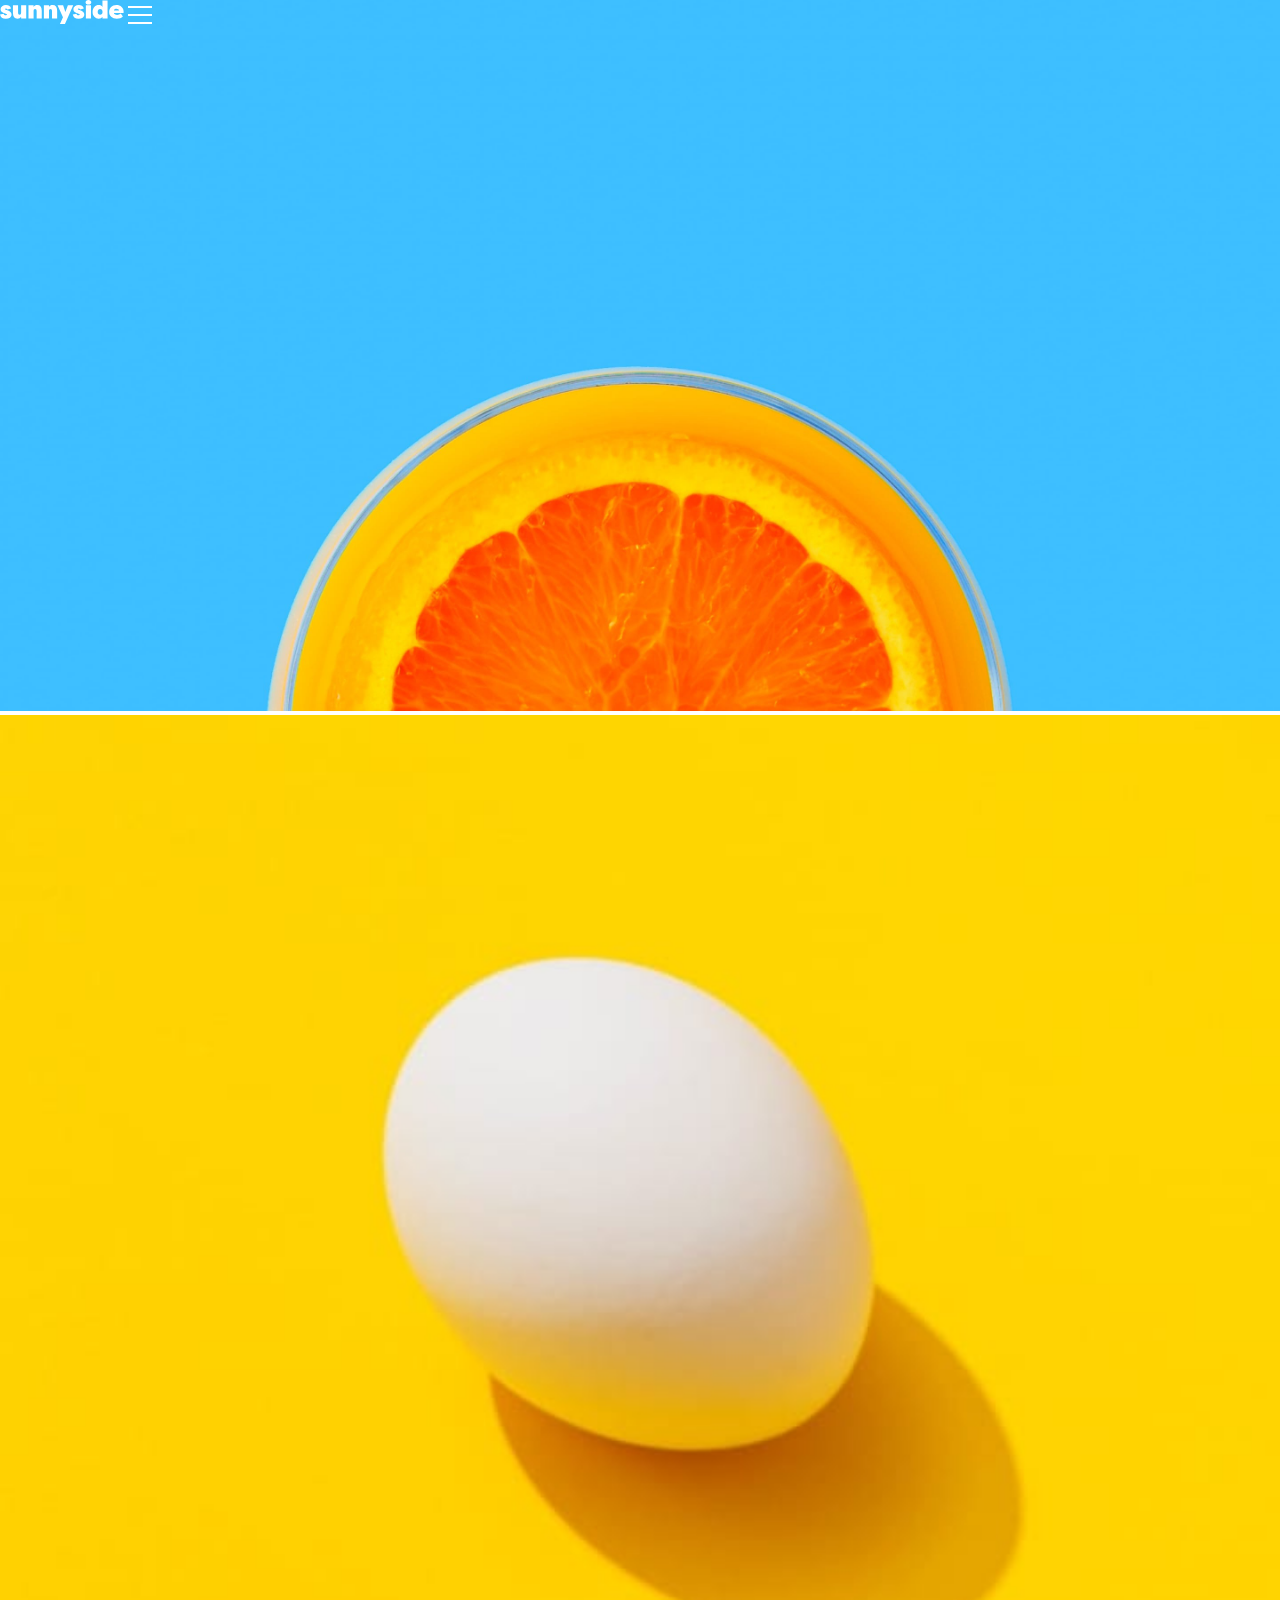
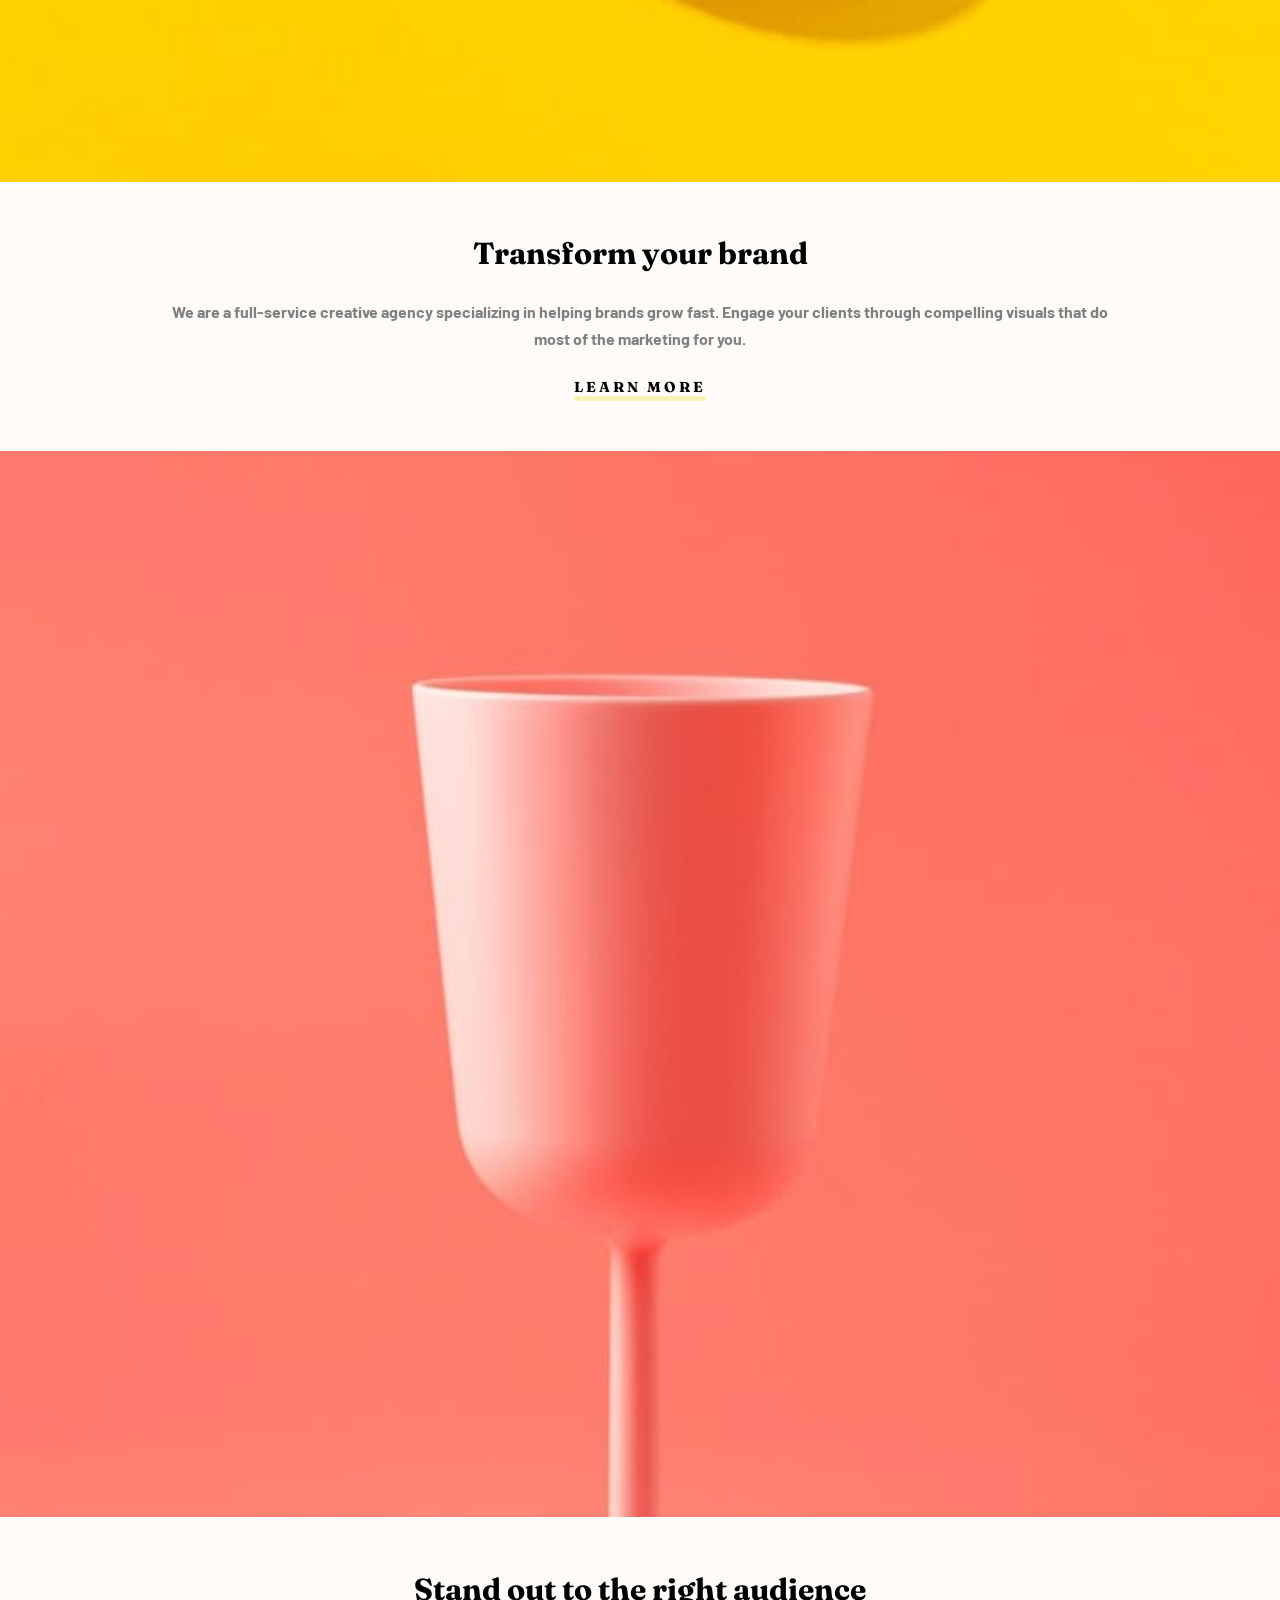
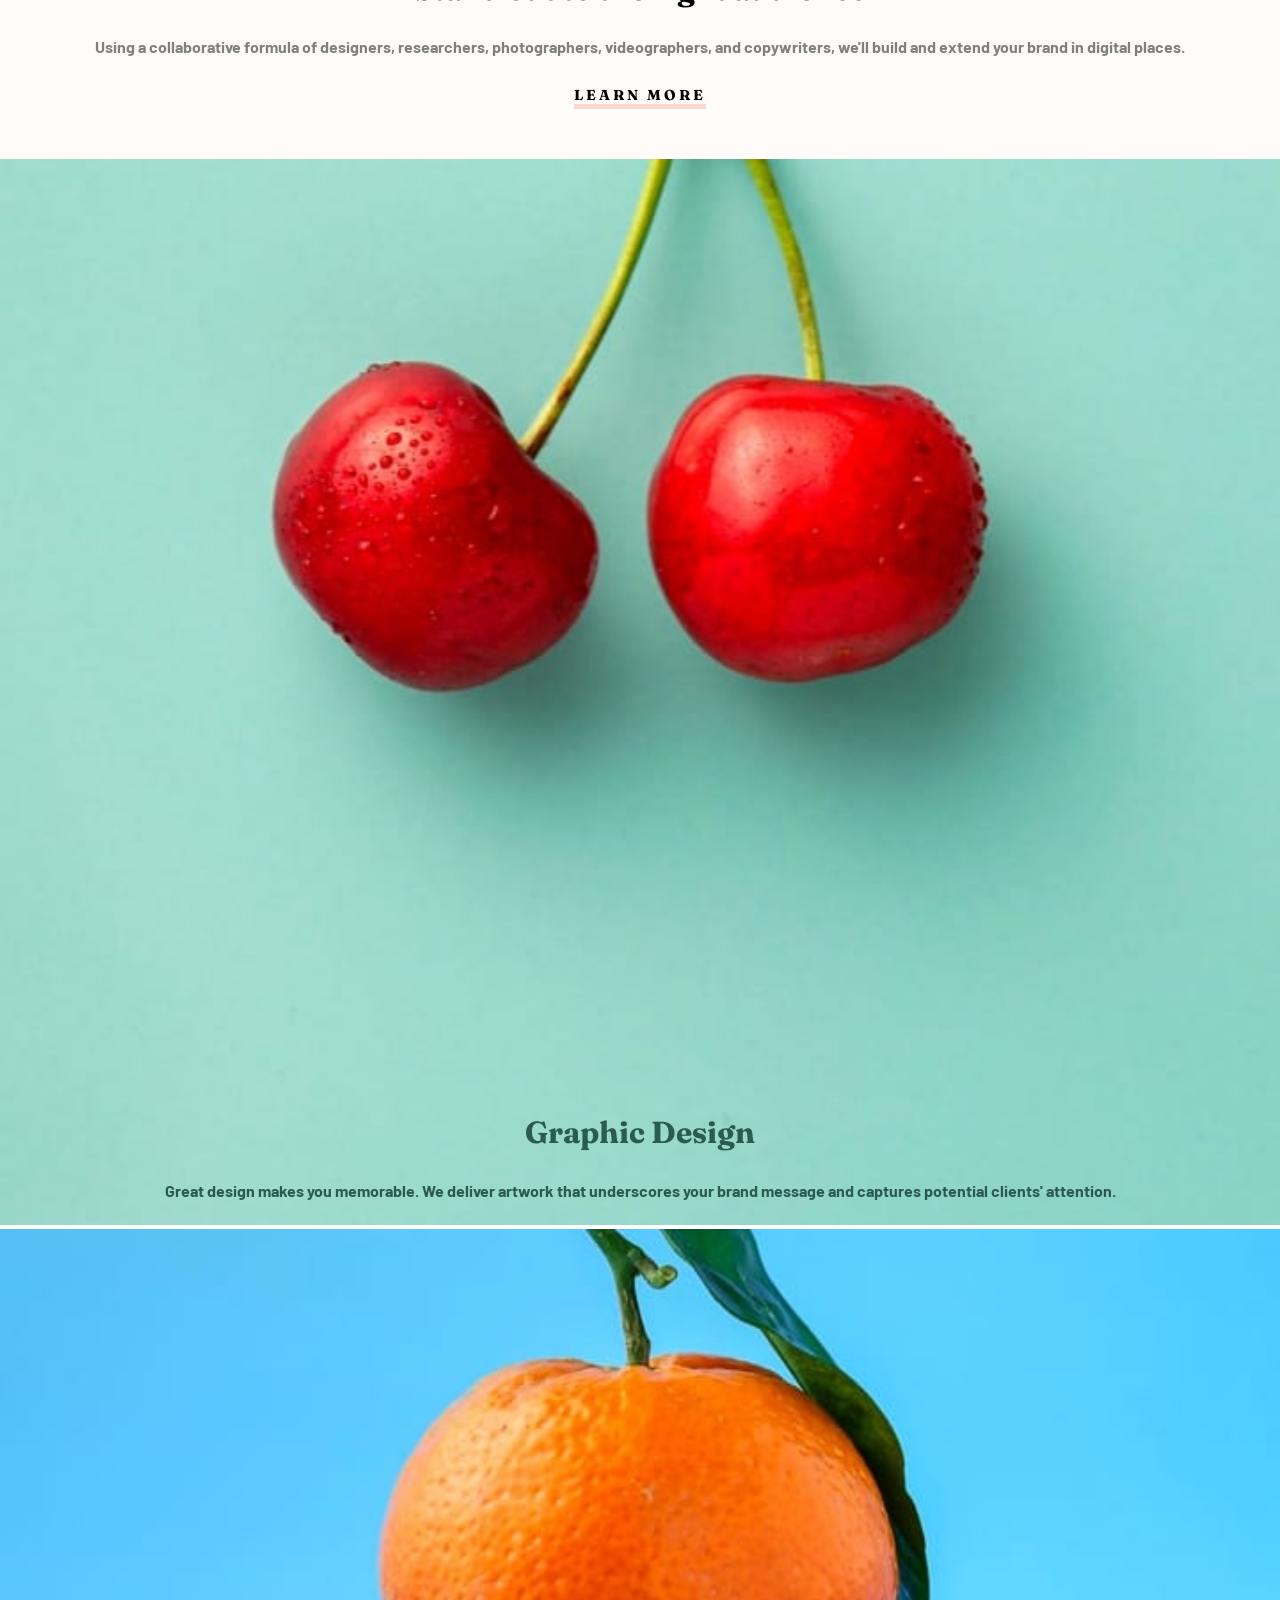
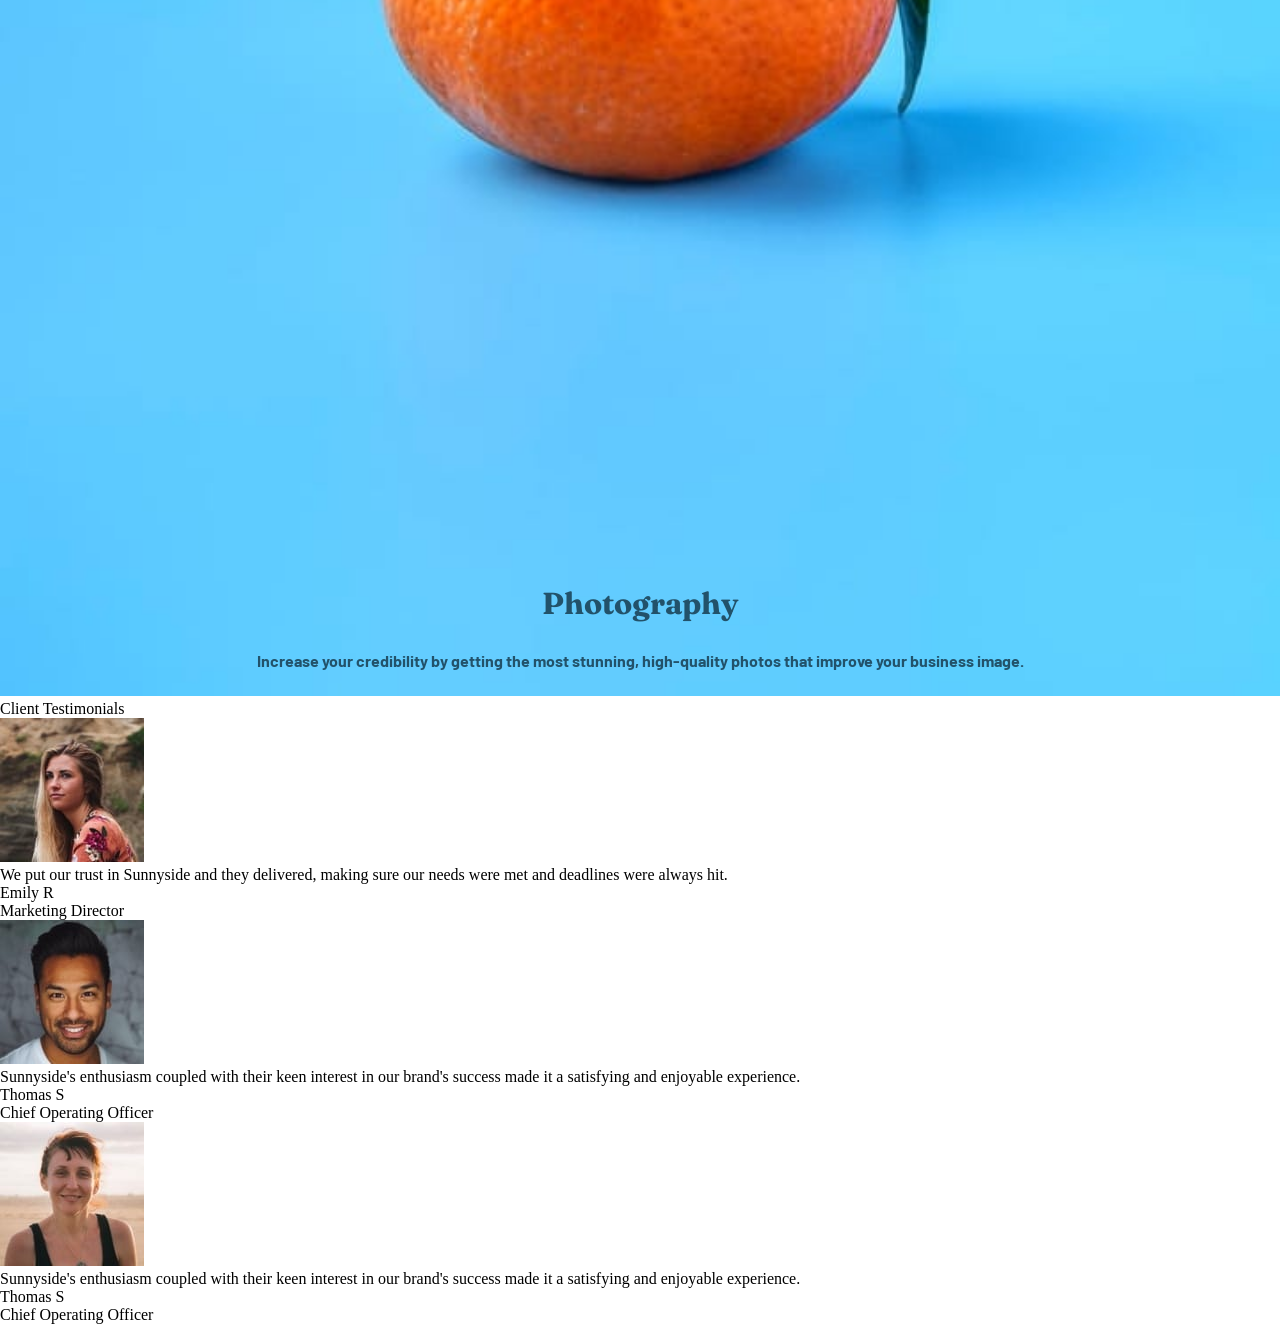
<file: index.html>
<!DOCTYPE html>
<html lang="en">
<head>
  <meta charset="UTF-8">
  <meta name="viewport" content="width=device-width, initial-scale=1.0">
  <title>Document</title>
  <link rel="stylesheet" href="style.css">
  <link rel="preconnect" href="https://fonts.googleapis.com">
  <link rel="preconnect" href="https://fonts.gstatic.com" crossorigin>
  <link href="https://fonts.googleapis.com/css2?family=Barlow:ital,wght@0,100;0,200;0,300;0,400;0,500;0,600;0,700;0,800;0,900;1,100;1,200;1,300;1,400;1,500;1,600;1,700;1,800;1,900&family=Fraunces:ital,opsz,wght@0,9..144,100..900;1,9..144,100..900&display=swap" rel="stylesheet">
</head>
<body>
  <header>
    <nav>
      <img src="images/logo.svg" alt="">
      <img src="images/icon-hamburger.svg" alt="">
    </nav>
  </header>
  

  <main>
    <picture class="imageHeader">
      <source media="(max-width: 600px)" srcset="images/mobile/image-header.jpg">
      <img src="images/desktop/image-header.jpg" alt="">
    </picture>

    <picture class="egg">
      <source media="(max-width: 600px)" srcset="images/mobile/image-transform.jpg">
      <img src="images/desktop/image-transform.jpg" alt="">
    </picture>

    <div class="transformBrand">
      <p>Transform your brand</p>
      <p>We are a full-service creative agency specializing in helping brands grow fast. Engage your clients through compelling visuals that do most of the marketing for you.</p>
      <a href="#" class="learnMore">LEARN MORE</a>
    </div>

    <picture class="pinkCup">
      <source media="(max-width: 600px)" srcset="images/mobile/image-stand-out.jpg">
      <img src="images/desktop/image-stand-out.jpg" alt="">
    </picture>


    <div class="standOut">
      <p>Stand out to the right audience</p>
      <p>Using a collaborative formula of designers, researchers, photographers, videographers, and copywriters, we'll build and extend your brand in digital places.</p>
      <a href="#" class="learnMorePink">LEARN MORE</a>
    </div>

    <picture class="cherry">
      <source media="(max-width: 600px)" srcset="images/mobile/image-graphic-design.jpg">
      <img src="images/desktop/image-graphic-design.jpg" alt="">
    </picture>

    <div class="graphicDesign">
      <p>Graphic Design</p>
      <p>Great design makes you memorable. We deliver artwork that underscores your brand message and captures potential clients' attention.</p>
    </div>

    <picture class="photographyOrange">
      <source media="(max-width: 600px)" srcset="images/mobile/image-photography.jpg">
      <img src="images/desktop/image-photography.jpg" alt="">
    </picture>

    <div class="photography">
      <p>Photography</p>
      <p>Increase your credibility by getting the most stunning, high-quality photos that improve your business image.</p>
    </div>


    <div>
      <p>Client Testimonials</p>

      <div class="emily">
        <img src="images/image-emily.jpg" alt="">
        <p>We put our trust in Sunnyside and they delivered, making sure our needs were met and deadlines were always hit.</p>
        <p>Emily R</p>
        <p>Marketing Director</p>
      </div>

      <div class="thomas">
        <img src="images/image-thomas.jpg" alt="">
        <p>Sunnyside's enthusiasm coupled with their keen interest in our brand's success made it a satisfying and enjoyable experience.</p>
        <p>Thomas S</p>
        <p>Chief Operating Officer</p>
      </div>

      <div class="jennie">
        <img src="images/image-jennie.jpg" alt="">
        <p>Sunnyside's enthusiasm coupled with their keen interest in our brand's success made it a satisfying and enjoyable experience.</p>
        <p>Thomas S</p>
        <p>Chief Operating Officer</p>
      </div>
      

    </div>


  </main>
  
</body>
</html>
</file>
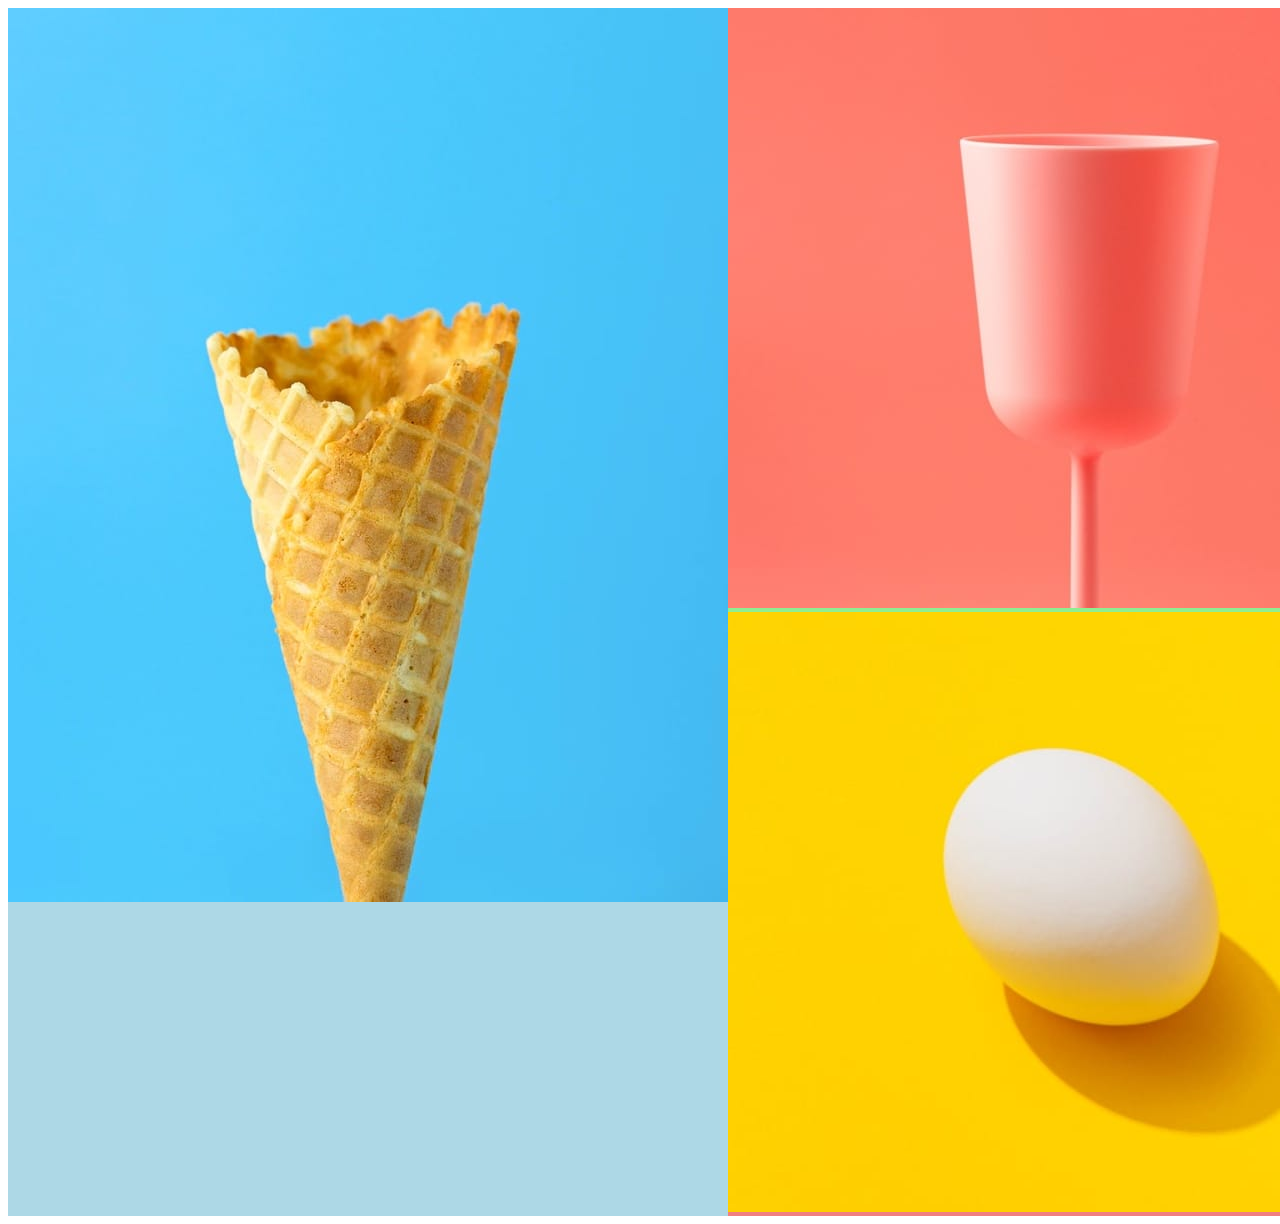
<file: images/index.html>
<!DOCTYPE html>
<html lang="en">
<head>
    <meta charset="UTF-8">
    <meta name="viewport" content="width=device-width, initial-scale=1.0">
    <title>Document</title>
    <link rel="stylesheet" href="style.css">
</head>
<body>

    <main class="main">
    <div class="teste1">
        <img src="desktop/image-gallery-cone.jpg" alt=""> 
    </div>

    <div class="teste2">
        <img src="desktop/image-stand-out.jpg" alt="">
    </div>

    <div class="teste3">
        <img src="desktop/image-transform.jpg" alt="">
    </div>
    </main>
    
</body>
</html>
</file>
<file: style.css>
*{
    margin: 0px;
    padding: 0px;
    box-sizing: border-box;
}


/* Mobile first */

picture img {
    width: 100%;
}

header{
    position: absolute;
    z-index: 10;
    top: 0;
    width: 100%;
}

main{
    display: grid;
    grid-template-areas: 
    "orangeHeader" 
    "egg"
    "transformBrand"
    "pinkCup"
    "standOut"
    "cherry"
    "photographyOrange"
    
    ;
   

}

.imageHeader{
    grid-area: orangeHeader;

}

.egg{
    grid-area: egg;
}

.transformBrand{
    grid-area: transformBrand;
    background-color: #FFFBF8;
    display: flex;
    flex-direction: column;
    align-items: center;
    padding-bottom: 1.5rem;
}

.transformBrand p:first-child{
    font-size: 1.9rem;
    text-align: center;
    font-family: "Fraunces", serif;
    margin-top: 1.6em;
    width: 70%;
    font-weight: bold;
}

.transformBrand p:last-of-type{
    margin-top: 1.6em;
    font-size: 1rem;
    width: 75%;
    text-align: center;
    line-height: 1.7rem;
    color: gray;
    font-weight: bold;
    font-family: "Barlow", sans-serif;
    margin-bottom: 1.6rem;
}

.learnMore{
    text-decoration: none;
    color: black;
    font-family: "Fraunces", serif;
    font-weight: bold;
    font-size: 0.9rem;
    letter-spacing: 3px;
    border-bottom: 5px solid #FCF0B7;
    margin-bottom: 1.6rem;
}

.pinkCup{
    grid-area: pinkCup ;
}

.standOut{
    grid-area: standOut;
    background-color: #FFFBF8;
    display: flex;
    flex-direction: column;
    align-items: center;
    padding-bottom: 1.5rem;
}

.standOut p:first-child{
    font-size: 1.9rem;
    text-align: center;
    font-family: "Fraunces", serif;
    margin-top: 1.6em;
    width: 90%;
    font-weight: bold;
}


.standOut p:last-of-type{
    margin-top: 1.6em;
    font-size: 1rem;
    width: 90%;
    text-align: center;
    line-height: 1.7rem;
    color: gray;
    font-weight: bold;
    font-family: "Barlow", sans-serif;
    margin-bottom: 1.6rem;
}

.learnMorePink{
    text-decoration: none;
    color: black;
    font-family: "Fraunces", serif;
    font-weight: bold;
    font-size: 0.9rem;
    letter-spacing: 3px;
    border-bottom: 5px solid #FDD8CE;
    margin-bottom: 1.6rem;
}

.cherry{
    grid-area: cherry;
    z-index: 1;
    position: relative;
}

.graphicDesign{
    grid-area: cherry;
    position: relative;
    z-index: 100;
    display: flex;
    flex-direction: column;
    align-items: center;
    text-align: center;
    justify-content: flex-end;
}

.graphicDesign p:first-child{
    font-size: 1.9rem;
    font-family: "Fraunces", serif;
    margin-top: 1.6em;
    width: 90%;
    font-weight: bold;
    color: #2B5A50;
}


.graphicDesign p:last-of-type{
    margin-top: 1.6em;
    font-size: 1rem;
    width: 90%;
    text-align: center;
    line-height: 1.7rem;
    color: #2B5A50;
    font-weight: bold;
    font-family: "Barlow", sans-serif;
    margin-bottom: 1.6rem;
}

.photographyOrange{
    grid-area: photographyOrange;
    z-index: 1;
    position: relative;
}

.photography{
    grid-area: photographyOrange;
    position: relative;
    z-index: 100;
    display: flex;
    flex-direction: column;
    align-items: center;
    text-align: center;
    justify-content: flex-end;

}


.photography p:first-child{
    font-size: 1.9rem;
    font-family: "Fraunces", serif;
    margin-top: 1.6em;
    width: 90%;
    font-weight: bold;
    color: #22526A;
}

.photography p:last-of-type{
    margin-top: 1.6em;
    font-size: 1rem;
    width: 90%;
    text-align: center;
    line-height: 1.7rem;
    color: #22526A;
    font-weight: bold;
    font-family: "Barlow", sans-serif;
    margin-bottom: 1.6rem;
}
</file>
<file: images/style.css>
.main{
    display: grid;
    grid-template-areas: 
    "teste1 teste2"
    "teste1 teste3";
    grid-template-columns: 1fr 1fr; /* define 2 colunas iguais */
    grid-template-rows: auto auto; /* define altura para as linhas */


}

.teste1 { grid-area: teste1; background: lightblue; }
.teste2 { grid-area: teste2; background: lightgreen; }
.teste3 { grid-area: teste3; background: lightcoral; }
</file>
